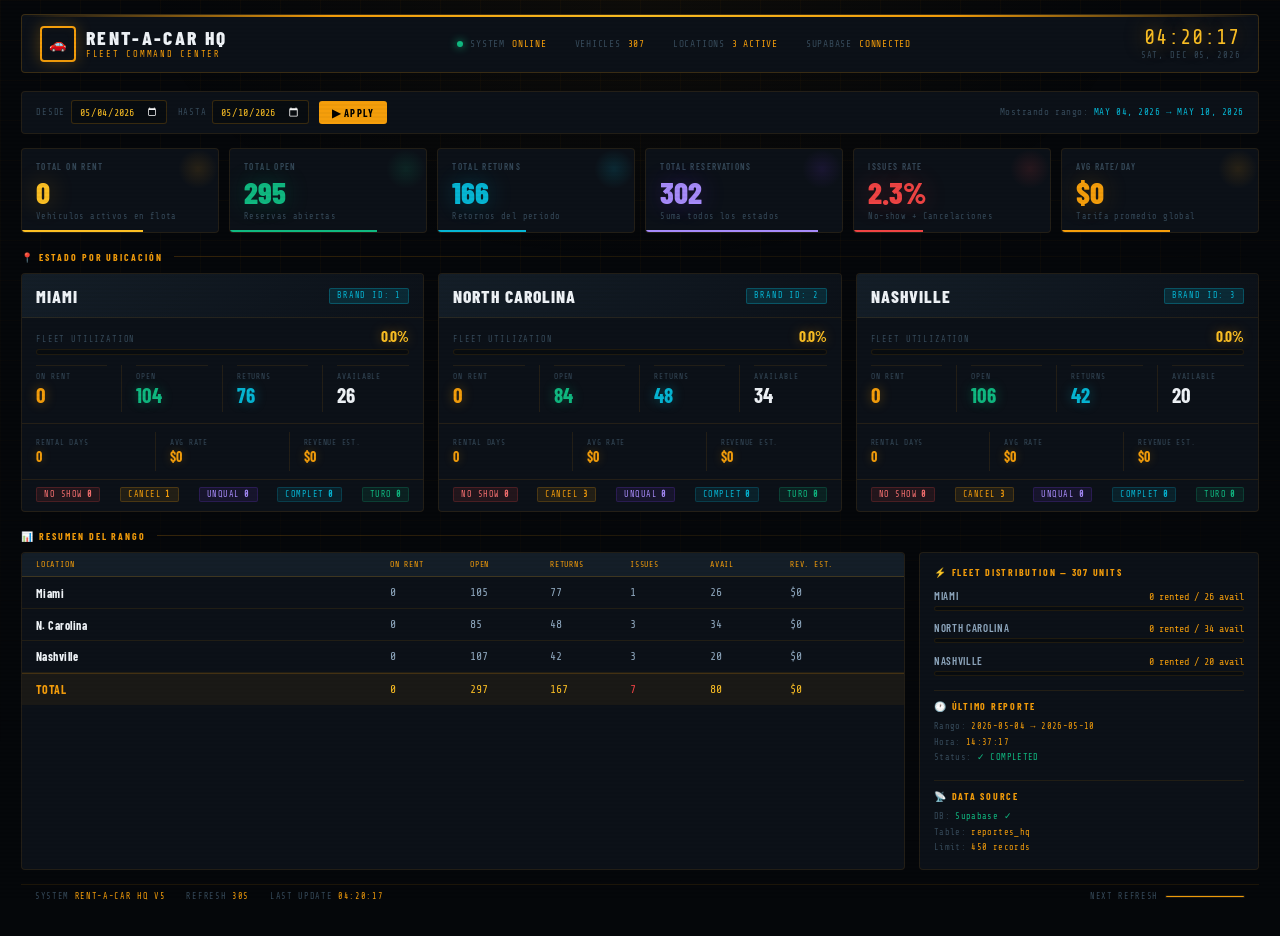
<file: dashboard.html>
<!DOCTYPE html>
<html lang="es">
<head>
<meta charset="UTF-8">
<meta name="viewport" content="width=device-width, initial-scale=1.0">
<title>RENT-A-CAR HQ — FLEET COMMAND</title>
<link rel="preconnect" href="https://fonts.googleapis.com">
<link href="https://fonts.googleapis.com/css2?family=Barlow+Condensed:wght@300;400;500;600;700;800&family=Barlow:wght@300;400;500&family=Share+Tech+Mono&display=swap" rel="stylesheet">
<style>
/* ═══════════════════════════════════════════
   DESIGN SYSTEM — MISSION CONTROL AMBER
═══════════════════════════════════════════ */
:root {
  --bg-void:      #05070a;
  --bg-deep:      #080c10;
  --bg-panel:     #0c1118;
  --bg-card:      #101820;
  --bg-elevated:  #141e28;
  --amber:        #f59e0b;
  --amber-bright: #fbbf24;
  --amber-dim:    #92400e;
  --amber-glow:   rgba(245,158,11,0.12);
  --amber-glow2:  rgba(245,158,11,0.06);
  --cyan:         #06b6d4;
  --cyan-dim:     rgba(6,182,212,0.15);
  --green:        #10b981;
  --green-dim:    rgba(16,185,129,0.12);
  --red:          #ef4444;
  --red-dim:      rgba(239,68,68,0.12);
  --text-bright:  #f0f4f8;
  --text-main:    #8fa8bf;
  --text-dim:     #364a5a;
  --border:       rgba(245,158,11,0.10);
  --border-mid:   rgba(245,158,11,0.20);
  --border-hot:   rgba(245,158,11,0.45);
  --font-display: 'Barlow Condensed', sans-serif;
  --font-body:    'Barlow', sans-serif;
  --font-mono:    'Share Tech Mono', monospace;
}

*, *::before, *::after { box-sizing: border-box; margin: 0; padding: 0; }

html { font-size: 14px; }

body {
  font-family: var(--font-body);
  background: var(--bg-void);
  color: var(--text-main);
  min-height: 100vh;
  overflow-x: hidden;
  position: relative;
}

/* ── Scanline overlay ── */
body::before {
  content: '';
  position: fixed; inset: 0; z-index: 9999;
  pointer-events: none;
  background: repeating-linear-gradient(
    0deg,
    transparent,
    transparent 2px,
    rgba(0,0,0,0.03) 2px,
    rgba(0,0,0,0.03) 4px
  );
}

/* ── Ambient glow ── */
body::after {
  content: '';
  position: fixed;
  top: -30vh; left: 50%;
  transform: translateX(-50%);
  width: 80vw; height: 60vh;
  background: radial-gradient(ellipse, rgba(245,158,11,0.04) 0%, transparent 70%);
  pointer-events: none;
  z-index: 0;
}

/* ── Grid bg ── */
.grid-bg {
  position: fixed; inset: 0; z-index: 0; pointer-events: none;
  background-image:
    linear-gradient(rgba(245,158,11,0.03) 1px, transparent 1px),
    linear-gradient(90deg, rgba(245,158,11,0.03) 1px, transparent 1px);
  background-size: 40px 40px;
  mask-image: radial-gradient(ellipse 100% 100% at 50% 0%, black 40%, transparent 100%);
}

.app { position: relative; z-index: 1; max-width: 1600px; margin: 0 auto; padding: 1rem 1.5rem 2rem; }

/* ══════════════════════════════════
   HEADER — COMMAND BAR
══════════════════════════════════ */
.cmd-bar {
  display: grid;
  grid-template-columns: auto 1fr auto;
  align-items: center;
  gap: 2rem;
  padding: 0.75rem 1.25rem;
  background: var(--bg-panel);
  border: 1px solid var(--border-mid);
  border-radius: 4px;
  margin-bottom: 1.25rem;
  position: relative;
  overflow: hidden;
}

.cmd-bar::before {
  content: '';
  position: absolute;
  top: 0; left: 0; right: 0;
  height: 2px;
  background: linear-gradient(90deg, transparent, var(--amber), var(--amber-bright), var(--amber), transparent);
  animation: scanH 4s ease-in-out infinite;
}

@keyframes scanH {
  0%,100% { opacity: 0.4; }
  50%      { opacity: 1; }
}

.brand {
  display: flex;
  align-items: center;
  gap: 0.75rem;
}

.brand-icon {
  width: 36px; height: 36px;
  border: 2px solid var(--amber);
  border-radius: 4px;
  display: flex; align-items: center; justify-content: center;
  font-size: 1rem;
  box-shadow: 0 0 16px rgba(245,158,11,0.3), inset 0 0 8px rgba(245,158,11,0.05);
  animation: iconPulse 3s ease-in-out infinite;
}

@keyframes iconPulse {
  0%,100% { box-shadow: 0 0 12px rgba(245,158,11,0.25), inset 0 0 6px rgba(245,158,11,0.04); }
  50%      { box-shadow: 0 0 24px rgba(245,158,11,0.50), inset 0 0 10px rgba(245,158,11,0.08); }
}

.brand-name {
  font-family: var(--font-display);
  font-size: 1.4rem;
  font-weight: 800;
  letter-spacing: 0.12em;
  text-transform: uppercase;
  color: var(--text-bright);
  line-height: 1;
}

.brand-sub {
  font-family: var(--font-mono);
  font-size: 0.62rem;
  color: var(--amber);
  letter-spacing: 0.2em;
  text-transform: uppercase;
  line-height: 1;
  margin-top: 0.2rem;
}

/* Status strip */
.status-strip {
  display: flex;
  align-items: center;
  justify-content: center;
  gap: 2rem;
  flex-wrap: wrap;
}

.status-item {
  display: flex;
  align-items: center;
  gap: 0.5rem;
  font-family: var(--font-mono);
  font-size: 0.68rem;
  color: var(--text-dim);
  text-transform: uppercase;
  letter-spacing: 0.08em;
}

.status-item span:last-child {
  color: var(--amber);
}

.pulse-dot {
  width: 6px; height: 6px;
  border-radius: 50%;
  background: var(--green);
  box-shadow: 0 0 8px var(--green);
  animation: blink 1.8s ease-in-out infinite;
}

@keyframes blink {
  0%,100% { opacity: 1; }
  50%      { opacity: 0.2; }
}

/* Clock */
.clock-block {
  display: flex;
  flex-direction: column;
  align-items: flex-end;
}

.clock-time {
  font-family: var(--font-mono);
  font-size: 1.5rem;
  color: var(--amber-bright);
  letter-spacing: 0.05em;
  line-height: 1;
  text-shadow: 0 0 20px rgba(245,158,11,0.5);
}

.clock-date {
  font-family: var(--font-mono);
  font-size: 0.62rem;
  color: var(--text-dim);
  letter-spacing: 0.1em;
  text-transform: uppercase;
  margin-top: 0.15rem;
}

/* ══════════════════════════════════
   GLOBAL KPIs — TOP ROW
══════════════════════════════════ */
.global-kpis {
  display: grid;
  grid-template-columns: repeat(6, 1fr);
  gap: 0.75rem;
  margin-bottom: 1.25rem;
}

.kpi-mega {
  background: var(--bg-panel);
  border: 1px solid var(--border);
  border-radius: 4px;
  padding: 0.85rem 1rem;
  position: relative;
  overflow: hidden;
  transition: border-color 0.3s, transform 0.2s;
  cursor: default;
}

.kpi-mega::before {
  content: '';
  position: absolute;
  bottom: 0; left: 0;
  width: var(--fill, 60%);
  height: 2px;
  background: var(--accent, var(--amber));
  transition: width 1.2s cubic-bezier(0.23, 1, 0.32, 1);
}

.kpi-mega::after {
  content: '';
  position: absolute;
  top: 0; right: 0;
  width: 40px; height: 40px;
  background: radial-gradient(circle, var(--accent-glow, var(--amber-glow)) 0%, transparent 70%);
  pointer-events: none;
}

.kpi-mega:hover {
  border-color: var(--border-hot);
  transform: translateY(-2px);
}

.kpi-label {
  font-family: var(--font-display);
  font-size: 0.65rem;
  font-weight: 600;
  letter-spacing: 0.15em;
  text-transform: uppercase;
  color: var(--text-dim);
  margin-bottom: 0.4rem;
}

.kpi-value {
  font-family: var(--font-display);
  font-size: 2.2rem;
  font-weight: 800;
  line-height: 1;
  color: var(--accent, var(--amber-bright));
  text-shadow: 0 0 24px var(--accent-glow2, rgba(245,158,11,0.4));
  transition: all 0.5s ease;
}

.kpi-value.counting { animation: countUp 0.3s ease; }
@keyframes countUp { from { transform: translateY(4px); opacity: 0.5; } }

.kpi-sub {
  font-family: var(--font-mono);
  font-size: 0.6rem;
  color: var(--text-dim);
  margin-top: 0.25rem;
  letter-spacing: 0.05em;
}

/* ══════════════════════════════════
   SECTION LABEL
══════════════════════════════════ */
.section-label {
  font-family: var(--font-display);
  font-size: 0.7rem;
  font-weight: 700;
  letter-spacing: 0.2em;
  text-transform: uppercase;
  color: var(--amber);
  display: flex;
  align-items: center;
  gap: 0.75rem;
  margin-bottom: 0.75rem;
}

.section-label::after {
  content: '';
  flex: 1;
  height: 1px;
  background: linear-gradient(90deg, var(--border-mid), transparent);
}

/* ══════════════════════════════════
   LOCATION CARDS
══════════════════════════════════ */
.locations-row {
  display: grid;
  grid-template-columns: repeat(3, 1fr);
  gap: 1rem;
  margin-bottom: 1.25rem;
}

.loc-card {
  background: var(--bg-panel);
  border: 1px solid var(--border);
  border-radius: 4px;
  overflow: hidden;
  transition: border-color 0.3s, box-shadow 0.3s;
  animation: slideIn 0.6s ease both;
}

.loc-card:nth-child(1) { animation-delay: 0.05s; }
.loc-card:nth-child(2) { animation-delay: 0.12s; }
.loc-card:nth-child(3) { animation-delay: 0.19s; }

@keyframes slideIn {
  from { opacity: 0; transform: translateY(16px); }
  to   { opacity: 1; transform: translateY(0); }
}

.loc-card:hover {
  border-color: var(--border-hot);
  box-shadow: 0 0 30px rgba(245,158,11,0.06), 0 8px 32px rgba(0,0,0,0.4);
}

/* Card header */
.loc-header {
  display: flex;
  align-items: center;
  justify-content: space-between;
  padding: 0.75rem 1rem;
  border-bottom: 1px solid var(--border);
  background: linear-gradient(135deg, var(--bg-elevated) 0%, var(--bg-panel) 100%);
}

.loc-name {
  font-family: var(--font-display);
  font-size: 1.25rem;
  font-weight: 800;
  letter-spacing: 0.06em;
  text-transform: uppercase;
  color: var(--text-bright);
}

.loc-badge {
  font-family: var(--font-mono);
  font-size: 0.6rem;
  padding: 0.2rem 0.5rem;
  border-radius: 2px;
  letter-spacing: 0.1em;
  text-transform: uppercase;
}

.badge-live { background: rgba(16,185,129,0.15); color: var(--green); border: 1px solid rgba(16,185,129,0.3); }
.badge-range { background: rgba(6,182,212,0.15); color: var(--cyan); border: 1px solid rgba(6,182,212,0.3); }

/* Utilization bar */
.util-bar-wrap { padding: 0.6rem 1rem 0; }

.util-meta {
  display: flex;
  justify-content: space-between;
  align-items: baseline;
  margin-bottom: 0.3rem;
}

.util-label {
  font-family: var(--font-mono);
  font-size: 0.6rem;
  letter-spacing: 0.1em;
  text-transform: uppercase;
  color: var(--text-dim);
}

.util-pct {
  font-family: var(--font-display);
  font-size: 1.1rem;
  font-weight: 700;
  color: var(--amber-bright);
  text-shadow: 0 0 12px rgba(245,158,11,0.4);
}

.util-track {
  height: 6px;
  background: var(--bg-deep);
  border-radius: 3px;
  overflow: hidden;
  border: 1px solid var(--border);
}

.util-fill {
  height: 100%;
  border-radius: 3px;
  background: linear-gradient(90deg, var(--amber-dim), var(--amber), var(--amber-bright));
  box-shadow: 0 0 10px rgba(245,158,11,0.5);
  transition: width 1.4s cubic-bezier(0.23, 1, 0.32, 1);
  width: 0%;
}

/* Stats grid */
.stats-grid {
  display: grid;
  grid-template-columns: repeat(4, 1fr);
  gap: 0;
  padding: 0.75rem 0;
}

.stat-cell {
  padding: 0.5rem 1rem;
  border-right: 1px solid var(--border);
  position: relative;
}

.stat-cell:last-child { border-right: none; }

.stat-cell::before {
  content: '';
  position: absolute;
  top: 0; left: 1rem; right: 1rem;
  height: 1px;
  background: var(--border);
}

.stat-lbl {
  font-family: var(--font-mono);
  font-size: 0.55rem;
  letter-spacing: 0.12em;
  text-transform: uppercase;
  color: var(--text-dim);
  margin-bottom: 0.2rem;
}

.stat-val {
  font-family: var(--font-display);
  font-size: 1.5rem;
  font-weight: 700;
  line-height: 1;
  color: var(--text-bright);
  transition: all 0.4s ease;
}

.stat-val.highlight-green { color: var(--green); text-shadow: 0 0 12px rgba(16,185,129,0.4); }
.stat-val.highlight-red   { color: var(--red);   text-shadow: 0 0 12px rgba(239,68,68,0.4); }
.stat-val.highlight-amber { color: var(--amber);  text-shadow: 0 0 12px rgba(245,158,11,0.4); }
.stat-val.highlight-cyan  { color: var(--cyan);   text-shadow: 0 0 12px rgba(6,182,212,0.4); }

/* Financial strip */
.fin-strip {
  display: grid;
  grid-template-columns: 1fr 1fr 1fr;
  border-top: 1px solid var(--border);
  padding: 0.6rem 0;
}

.fin-cell {
  padding: 0.4rem 1rem;
  border-right: 1px solid var(--border);
  display: flex;
  flex-direction: column;
  gap: 0.1rem;
}

.fin-cell:last-child { border-right: none; }

.fin-lbl {
  font-family: var(--font-mono);
  font-size: 0.55rem;
  letter-spacing: 0.1em;
  text-transform: uppercase;
  color: var(--text-dim);
}

.fin-val {
  font-family: var(--font-display);
  font-size: 1rem;
  font-weight: 700;
  color: var(--amber);
  text-shadow: 0 0 10px rgba(245,158,11,0.3);
}

/* Issues row */
.issues-row {
  display: flex;
  align-items: center;
  justify-content: space-between;
  padding: 0.5rem 1rem 0.65rem;
  border-top: 1px solid var(--border);
  gap: 0.5rem;
  flex-wrap: wrap;
}

.issue-tag {
  font-family: var(--font-mono);
  font-size: 0.6rem;
  padding: 0.15rem 0.5rem;
  border-radius: 2px;
  letter-spacing: 0.06em;
  display: flex;
  align-items: center;
  gap: 0.3rem;
}

.tag-noshow   { background: rgba(239,68,68,0.1);   color: #f87171; border: 1px solid rgba(239,68,68,0.2); }
.tag-cancel   { background: rgba(245,158,11,0.1);  color: var(--amber); border: 1px solid rgba(245,158,11,0.2); }
.tag-unqual   { background: rgba(124,58,237,0.1);  color: #a78bfa; border: 1px solid rgba(124,58,237,0.2); }
.tag-returns  { background: rgba(6,182,212,0.1);   color: var(--cyan); border: 1px solid rgba(6,182,212,0.2); }
.tag-turo     { background: rgba(16,185,129,0.1);  color: var(--green); border: 1px solid rgba(16,185,129,0.2); }

/* ══════════════════════════════════
   BOTTOM ROW — RANGE INFO + FLEET
══════════════════════════════════ */
.bottom-row {
  display: grid;
  grid-template-columns: 1fr 340px;
  gap: 1rem;
}

/* Range table */
.range-table-wrap {
  background: var(--bg-panel);
  border: 1px solid var(--border);
  border-radius: 4px;
  overflow: hidden;
}

.range-thead {
  display: grid;
  grid-template-columns: 1fr 80px 80px 80px 80px 80px 100px;
  padding: 0.5rem 1rem;
  background: var(--bg-elevated);
  border-bottom: 1px solid var(--border-mid);
}

.rth {
  font-family: var(--font-mono);
  font-size: 0.58rem;
  letter-spacing: 0.1em;
  text-transform: uppercase;
  color: var(--amber);
}

.range-row {
  display: grid;
  grid-template-columns: 1fr 80px 80px 80px 80px 80px 100px;
  padding: 0.6rem 1rem;
  border-bottom: 1px solid var(--border);
  transition: background 0.2s;
  animation: fadeRow 0.5s ease both;
}

.range-row:last-child { border-bottom: none; }
.range-row:hover { background: var(--amber-glow2); }

@keyframes fadeRow {
  from { opacity: 0; transform: translateX(-8px); }
  to   { opacity: 1; transform: translateX(0); }
}

.rtd {
  font-family: var(--font-display);
  font-size: 0.85rem;
  font-weight: 500;
  color: var(--text-main);
  display: flex;
  align-items: center;
}

.rtd.loc-col {
  font-weight: 700;
  color: var(--text-bright);
  letter-spacing: 0.04em;
}

.rtd.num {
  font-family: var(--font-mono);
  font-size: 0.82rem;
  font-weight: 400;
}

/* Fleet panel */
.fleet-panel {
  background: var(--bg-panel);
  border: 1px solid var(--border);
  border-radius: 4px;
  padding: 0.9rem 1rem;
  display: flex;
  flex-direction: column;
  gap: 0.75rem;
}

.fleet-title {
  font-family: var(--font-display);
  font-size: 0.7rem;
  font-weight: 700;
  letter-spacing: 0.18em;
  text-transform: uppercase;
  color: var(--amber);
}

.fleet-meter {
  display: flex;
  flex-direction: column;
  gap: 0.3rem;
}

.fm-header {
  display: flex;
  justify-content: space-between;
  align-items: baseline;
}

.fm-name {
  font-family: var(--font-display);
  font-size: 0.78rem;
  font-weight: 600;
  letter-spacing: 0.06em;
  color: var(--text-main);
  text-transform: uppercase;
}

.fm-count {
  font-family: var(--font-mono);
  font-size: 0.72rem;
  color: var(--amber);
}

.fm-track {
  height: 5px;
  background: var(--bg-deep);
  border-radius: 3px;
  overflow: hidden;
  border: 1px solid var(--border);
}

.fm-fill {
  height: 100%;
  border-radius: 3px;
  transition: width 1.6s cubic-bezier(0.23, 1, 0.32, 1);
  width: 0%;
}

.fm-fill.miami    { background: linear-gradient(90deg, #b45309, var(--amber)); box-shadow: 0 0 8px rgba(245,158,11,0.4); }
.fm-fill.nc       { background: linear-gradient(90deg, #0e7490, var(--cyan));  box-shadow: 0 0 8px rgba(6,182,212,0.4); }
.fm-fill.nashville{ background: linear-gradient(90deg, #065f46, var(--green)); box-shadow: 0 0 8px rgba(16,185,129,0.4); }

/* ══════════════════════════════════
   DATE RANGE SELECTOR
══════════════════════════════════ */
.date-bar {
  display: flex;
  align-items: center;
  justify-content: space-between;
  gap: 1rem;
  padding: 0.6rem 1rem;
  background: var(--bg-panel);
  border: 1px solid var(--border);
  border-radius: 4px;
  margin-bottom: 1rem;
  flex-wrap: wrap;
}

.date-controls {
  display: flex;
  align-items: center;
  gap: 0.75rem;
  flex-wrap: wrap;
}

.date-field {
  display: flex;
  align-items: center;
  gap: 0.4rem;
}

.date-field label {
  font-family: var(--font-mono);
  font-size: 0.62rem;
  letter-spacing: 0.1em;
  text-transform: uppercase;
  color: var(--text-dim);
}

.date-field input[type="date"] {
  background: var(--bg-deep);
  border: 1px solid var(--border-mid);
  border-radius: 3px;
  color: var(--amber-bright);
  font-family: var(--font-mono);
  font-size: 0.72rem;
  padding: 0.3rem 0.5rem;
  outline: none;
  transition: border-color 0.2s;
  color-scheme: dark;
}

.date-field input[type="date"]:focus {
  border-color: var(--amber);
  box-shadow: 0 0 0 2px rgba(245,158,11,0.1);
}

.btn-apply {
  font-family: var(--font-display);
  font-size: 0.75rem;
  font-weight: 700;
  letter-spacing: 0.12em;
  text-transform: uppercase;
  background: var(--amber);
  color: #000;
  border: none;
  border-radius: 3px;
  padding: 0.35rem 0.9rem;
  cursor: pointer;
  transition: all 0.2s;
}

.btn-apply:hover { background: var(--amber-bright); transform: translateY(-1px); }
.btn-apply:active { transform: translateY(0); }

.range-info {
  font-family: var(--font-mono);
  font-size: 0.65rem;
  color: var(--text-dim);
  letter-spacing: 0.06em;
}

.range-info span { color: var(--cyan); }

/* ══════════════════════════════════
   FOOTER
══════════════════════════════════ */
.cmd-footer {
  margin-top: 1rem;
  display: flex;
  align-items: center;
  justify-content: space-between;
  padding: 0.5rem 1rem;
  border-top: 1px solid var(--border);
}

.footer-left {
  display: flex;
  align-items: center;
  gap: 1.5rem;
}

.footer-item {
  font-family: var(--font-mono);
  font-size: 0.6rem;
  letter-spacing: 0.08em;
  text-transform: uppercase;
  color: var(--text-dim);
}

.footer-item span { color: var(--amber); }

.refresh-bar {
  display: flex;
  align-items: center;
  gap: 0.5rem;
}

.refresh-label {
  font-family: var(--font-mono);
  font-size: 0.6rem;
  color: var(--text-dim);
  letter-spacing: 0.08em;
  text-transform: uppercase;
}

.refresh-track {
  width: 80px; height: 3px;
  background: var(--bg-deep);
  border-radius: 2px;
  overflow: hidden;
  border: 1px solid var(--border);
}

.refresh-fill {
  height: 100%;
  background: var(--amber);
  border-radius: 2px;
  box-shadow: 0 0 6px rgba(245,158,11,0.5);
  animation: refreshCycle 30s linear infinite;
}

@keyframes refreshCycle {
  from { width: 0%; }
  to   { width: 100%; }
}

/* ══════════════════════════════════
   LOADING / TRANSITIONS
══════════════════════════════════ */
.loading-overlay {
  position: fixed; inset: 0; z-index: 9998;
  background: var(--bg-void);
  display: flex;
  flex-direction: column;
  align-items: center;
  justify-content: center;
  gap: 1.5rem;
  transition: opacity 0.5s ease;
}

.loading-overlay.hidden { opacity: 0; pointer-events: none; }

.loader-ring {
  width: 64px; height: 64px;
  border: 2px solid var(--border);
  border-top-color: var(--amber);
  border-radius: 50%;
  animation: spin 1s linear infinite;
}

@keyframes spin { to { transform: rotate(360deg); } }

.loader-text {
  font-family: var(--font-mono);
  font-size: 0.7rem;
  color: var(--amber);
  letter-spacing: 0.15em;
  text-transform: uppercase;
  animation: loadFlicker 1.2s ease-in-out infinite;
}

@keyframes loadFlicker {
  0%,100% { opacity: 1; }
  50%      { opacity: 0.4; }
}

/* ══════════════════════════════════
   RESPONSIVE
══════════════════════════════════ */
@media (max-width: 1100px) {
  .global-kpis { grid-template-columns: repeat(3, 1fr); }
  .locations-row { grid-template-columns: 1fr; }
  .bottom-row { grid-template-columns: 1fr; }
  .stats-grid { grid-template-columns: repeat(4, 1fr); }
}

@media (max-width: 700px) {
  .global-kpis { grid-template-columns: repeat(2, 1fr); }
  .cmd-bar { grid-template-columns: 1fr auto; }
  .status-strip { display: none; }
  .stats-grid { grid-template-columns: repeat(2, 1fr); }
  .range-thead, .range-row { grid-template-columns: 1fr repeat(3, 60px); }
  .rth:nth-child(n+5), .rtd:nth-child(n+5) { display: none; }
}
</style>
</head>
<body>

<div class="grid-bg"></div>

<!-- Loading -->
<div class="loading-overlay" id="loader">
  <div class="loader-ring"></div>
  <div class="loader-text">Initializing Fleet Command...</div>
</div>

<div class="app">

  <!-- ═══ COMMAND BAR ═══ -->
  <header class="cmd-bar">
    <div class="brand">
      <div class="brand-icon">🚗</div>
      <div>
        <div class="brand-name">Rent-A-Car HQ</div>
        <div class="brand-sub">Fleet Command Center</div>
      </div>
    </div>
    <div class="status-strip">
      <div class="status-item">
        <div class="pulse-dot"></div>
        <span>System</span>
        <span>ONLINE</span>
      </div>
      <div class="status-item">
        <span>Vehicles</span>
        <span id="hdrVehicles">307</span>
      </div>
      <div class="status-item">
        <span>Locations</span>
        <span>3 Active</span>
      </div>
      <div class="status-item">
        <span>Supabase</span>
        <span>Connected</span>
      </div>
    </div>
    <div class="clock-block">
      <div class="clock-time" id="clockTime">--:--:--</div>
      <div class="clock-date" id="clockDate">--- -- ----</div>
    </div>
  </header>

  <!-- ═══ DATE RANGE BAR ═══ -->
  <div class="date-bar">
    <div class="date-controls">
      <div class="date-field">
        <label>Desde</label>
        <input type="date" id="dateFrom" value="2026-05-04">
      </div>
      <div class="date-field">
        <label>Hasta</label>
        <input type="date" id="dateTo" value="2026-05-10">
      </div>
      <button class="btn-apply" onclick="applyRange()">▶ APPLY</button>
    </div>
    <div class="range-info">
      Mostrando rango: <span id="rangeLabel">MAY 04 → MAY 10, 2026</span>
    </div>
  </div>

  <!-- ═══ GLOBAL KPIs ═══ -->
  <div class="global-kpis">
    <div class="kpi-mega" style="--fill:62%;--accent:var(--amber-bright);--accent-glow:var(--amber-glow);--accent-glow2:rgba(245,158,11,0.3)">
      <div class="kpi-label">Total On Rent</div>
      <div class="kpi-value" id="kpiOnRent">0</div>
      <div class="kpi-sub">Vehículos activos en flota</div>
    </div>
    <div class="kpi-mega" style="--fill:75%;--accent:var(--green);--accent-glow:var(--green-dim);--accent-glow2:rgba(16,185,129,0.3)">
      <div class="kpi-label">Total Open</div>
      <div class="kpi-value" id="kpiOpen">0</div>
      <div class="kpi-sub">Reservas abiertas</div>
    </div>
    <div class="kpi-mega" style="--fill:45%;--accent:var(--cyan);--accent-glow:var(--cyan-dim);--accent-glow2:rgba(6,182,212,0.3)">
      <div class="kpi-label">Total Returns</div>
      <div class="kpi-value" id="kpiReturns">0</div>
      <div class="kpi-sub">Retornos del período</div>
    </div>
    <div class="kpi-mega" style="--fill:88%;--accent:#a78bfa;--accent-glow:rgba(124,58,237,0.12);--accent-glow2:rgba(124,58,237,0.3)">
      <div class="kpi-label">Total Reservations</div>
      <div class="kpi-value" id="kpiTotalRes">0</div>
      <div class="kpi-sub">Suma todos los estados</div>
    </div>
    <div class="kpi-mega" style="--fill:35%;--accent:var(--red);--accent-glow:var(--red-dim);--accent-glow2:rgba(239,68,68,0.3)">
      <div class="kpi-label">Issues Rate</div>
      <div class="kpi-value" id="kpiIssues">0.0%</div>
      <div class="kpi-sub">No-show + Cancelaciones</div>
    </div>
    <div class="kpi-mega" style="--fill:55%;--accent:var(--amber);--accent-glow:var(--amber-glow);--accent-glow2:rgba(245,158,11,0.25)">
      <div class="kpi-label">Avg Rate/Day</div>
      <div class="kpi-value" id="kpiAvgRate">$0</div>
      <div class="kpi-sub">Tarifa promedio global</div>
    </div>
  </div>

  <!-- ═══ SECTION LABEL ═══ -->
  <div class="section-label">📍 Estado por Ubicación</div>

  <!-- ═══ LOCATION CARDS ═══ -->
  <div class="locations-row" id="locationsGrid">
    <!-- Miami -->
    <div class="loc-card" id="card-miami">
      <div class="loc-header">
        <div class="loc-name">Miami</div>
        <div class="loc-badge badge-range">Brand ID: 1</div>
      </div>
      <div class="util-bar-wrap">
        <div class="util-meta">
          <div class="util-label">Fleet Utilization</div>
          <div class="util-pct" id="util-miami">0%</div>
        </div>
        <div class="util-track"><div class="util-fill" id="bar-miami"></div></div>
      </div>
      <div class="stats-grid">
        <div class="stat-cell">
          <div class="stat-lbl">On Rent</div>
          <div class="stat-val highlight-amber" id="miami-onrent">0</div>
        </div>
        <div class="stat-cell">
          <div class="stat-lbl">Open</div>
          <div class="stat-val highlight-green" id="miami-open">0</div>
        </div>
        <div class="stat-cell">
          <div class="stat-lbl">Returns</div>
          <div class="stat-val highlight-cyan" id="miami-returns">0</div>
        </div>
        <div class="stat-cell">
          <div class="stat-lbl">Available</div>
          <div class="stat-val" id="miami-avail">0</div>
        </div>
      </div>
      <div class="fin-strip">
        <div class="fin-cell">
          <div class="fin-lbl">Rental Days</div>
          <div class="fin-val" id="miami-days">0</div>
        </div>
        <div class="fin-cell">
          <div class="fin-lbl">Avg Rate</div>
          <div class="fin-val" id="miami-rate">$0</div>
        </div>
        <div class="fin-cell">
          <div class="fin-lbl">Revenue Est.</div>
          <div class="fin-val" id="miami-rev">$0</div>
        </div>
      </div>
      <div class="issues-row">
        <div class="issue-tag tag-noshow">NO SHOW <b id="miami-noshow">0</b></div>
        <div class="issue-tag tag-cancel">CANCEL <b id="miami-cancel">0</b></div>
        <div class="issue-tag tag-unqual">UNQUAL <b id="miami-unqual">0</b></div>
        <div class="issue-tag tag-returns">COMPLET <b id="miami-complet">0</b></div>
        <div class="issue-tag tag-turo">TURO <b id="miami-turo">0</b></div>
      </div>
    </div>

    <!-- NC -->
    <div class="loc-card" id="card-nc">
      <div class="loc-header">
        <div class="loc-name">North Carolina</div>
        <div class="loc-badge badge-range">Brand ID: 2</div>
      </div>
      <div class="util-bar-wrap">
        <div class="util-meta">
          <div class="util-label">Fleet Utilization</div>
          <div class="util-pct" id="util-nc">0%</div>
        </div>
        <div class="util-track"><div class="util-fill" id="bar-nc"></div></div>
      </div>
      <div class="stats-grid">
        <div class="stat-cell">
          <div class="stat-lbl">On Rent</div>
          <div class="stat-val highlight-amber" id="nc-onrent">0</div>
        </div>
        <div class="stat-cell">
          <div class="stat-lbl">Open</div>
          <div class="stat-val highlight-green" id="nc-open">0</div>
        </div>
        <div class="stat-cell">
          <div class="stat-lbl">Returns</div>
          <div class="stat-val highlight-cyan" id="nc-returns">0</div>
        </div>
        <div class="stat-cell">
          <div class="stat-lbl">Available</div>
          <div class="stat-val" id="nc-avail">0</div>
        </div>
      </div>
      <div class="fin-strip">
        <div class="fin-cell">
          <div class="fin-lbl">Rental Days</div>
          <div class="fin-val" id="nc-days">0</div>
        </div>
        <div class="fin-cell">
          <div class="fin-lbl">Avg Rate</div>
          <div class="fin-val" id="nc-rate">$0</div>
        </div>
        <div class="fin-cell">
          <div class="fin-lbl">Revenue Est.</div>
          <div class="fin-val" id="nc-rev">$0</div>
        </div>
      </div>
      <div class="issues-row">
        <div class="issue-tag tag-noshow">NO SHOW <b id="nc-noshow">0</b></div>
        <div class="issue-tag tag-cancel">CANCEL <b id="nc-cancel">0</b></div>
        <div class="issue-tag tag-unqual">UNQUAL <b id="nc-unqual">0</b></div>
        <div class="issue-tag tag-returns">COMPLET <b id="nc-complet">0</b></div>
        <div class="issue-tag tag-turo">TURO <b id="nc-turo">0</b></div>
      </div>
    </div>

    <!-- Nashville -->
    <div class="loc-card" id="card-nashville">
      <div class="loc-header">
        <div class="loc-name">Nashville</div>
        <div class="loc-badge badge-range">Brand ID: 3</div>
      </div>
      <div class="util-bar-wrap">
        <div class="util-meta">
          <div class="util-label">Fleet Utilization</div>
          <div class="util-pct" id="util-nashville">0%</div>
        </div>
        <div class="util-track"><div class="util-fill" id="bar-nashville"></div></div>
      </div>
      <div class="stats-grid">
        <div class="stat-cell">
          <div class="stat-lbl">On Rent</div>
          <div class="stat-val highlight-amber" id="nashville-onrent">0</div>
        </div>
        <div class="stat-cell">
          <div class="stat-lbl">Open</div>
          <div class="stat-val highlight-green" id="nashville-open">0</div>
        </div>
        <div class="stat-cell">
          <div class="stat-lbl">Returns</div>
          <div class="stat-val highlight-cyan" id="nashville-returns">0</div>
        </div>
        <div class="stat-cell">
          <div class="stat-lbl">Available</div>
          <div class="stat-val" id="nashville-avail">0</div>
        </div>
      </div>
      <div class="fin-strip">
        <div class="fin-cell">
          <div class="fin-lbl">Rental Days</div>
          <div class="fin-val" id="nashville-days">0</div>
        </div>
        <div class="fin-cell">
          <div class="fin-lbl">Avg Rate</div>
          <div class="fin-val" id="nashville-rate">$0</div>
        </div>
        <div class="fin-cell">
          <div class="fin-lbl">Revenue Est.</div>
          <div class="fin-val" id="nashville-rev">$0</div>
        </div>
      </div>
      <div class="issues-row">
        <div class="issue-tag tag-noshow">NO SHOW <b id="nashville-noshow">0</b></div>
        <div class="issue-tag tag-cancel">CANCEL <b id="nashville-cancel">0</b></div>
        <div class="issue-tag tag-unqual">UNQUAL <b id="nashville-unqual">0</b></div>
        <div class="issue-tag tag-returns">COMPLET <b id="nashville-complet">0</b></div>
        <div class="issue-tag tag-turo">TURO <b id="nashville-turo">0</b></div>
      </div>
    </div>
  </div>

  <!-- ═══ BOTTOM ROW ═══ -->
  <div class="section-label">📊 Resumen del Rango</div>
  <div class="bottom-row">

    <!-- Range summary table -->
    <div class="range-table-wrap">
      <div class="range-thead">
        <div class="rth">Location</div>
        <div class="rth">On Rent</div>
        <div class="rth">Open</div>
        <div class="rth">Returns</div>
        <div class="rth">Issues</div>
        <div class="rth">Avail</div>
        <div class="rth">Rev. Est.</div>
      </div>
      <div id="rangeTableBody">
        <div class="range-row" id="trow-miami">
          <div class="rtd loc-col">Miami</div>
          <div class="rtd num" id="t-miami-onrent">—</div>
          <div class="rtd num" id="t-miami-open">—</div>
          <div class="rtd num" id="t-miami-returns">—</div>
          <div class="rtd num" id="t-miami-issues">—</div>
          <div class="rtd num" id="t-miami-avail">—</div>
          <div class="rtd num" id="t-miami-rev">—</div>
        </div>
        <div class="range-row" id="trow-nc">
          <div class="rtd loc-col">N. Carolina</div>
          <div class="rtd num" id="t-nc-onrent">—</div>
          <div class="rtd num" id="t-nc-open">—</div>
          <div class="rtd num" id="t-nc-returns">—</div>
          <div class="rtd num" id="t-nc-issues">—</div>
          <div class="rtd num" id="t-nc-avail">—</div>
          <div class="rtd num" id="t-nc-rev">—</div>
        </div>
        <div class="range-row" id="trow-nashville">
          <div class="rtd loc-col">Nashville</div>
          <div class="rtd num" id="t-nashville-onrent">—</div>
          <div class="rtd num" id="t-nashville-open">—</div>
          <div class="rtd num" id="t-nashville-returns">—</div>
          <div class="rtd num" id="t-nashville-issues">—</div>
          <div class="rtd num" id="t-nashville-avail">—</div>
          <div class="rtd num" id="t-nashville-rev">—</div>
        </div>
        <div class="range-row" style="background:var(--amber-glow2); border-top:1px solid var(--border-mid);">
          <div class="rtd loc-col" style="color:var(--amber)">TOTAL</div>
          <div class="rtd num" style="color:var(--amber-bright)" id="t-total-onrent">—</div>
          <div class="rtd num" style="color:var(--amber-bright)" id="t-total-open">—</div>
          <div class="rtd num" style="color:var(--amber-bright)" id="t-total-returns">—</div>
          <div class="rtd num" style="color:var(--red)" id="t-total-issues">—</div>
          <div class="rtd num" style="color:var(--amber-bright)" id="t-total-avail">—</div>
          <div class="rtd num" style="color:var(--amber-bright)" id="t-total-rev">—</div>
        </div>
      </div>
    </div>

    <!-- Fleet meters -->
    <div class="fleet-panel">
      <div class="fleet-title">⚡ Fleet Distribution — 307 Units</div>

      <div class="fleet-meter">
        <div class="fm-header">
          <div class="fm-name">Miami</div>
          <div class="fm-count" id="fleet-miami">0 / 0</div>
        </div>
        <div class="fm-track"><div class="fm-fill miami" id="fbar-miami"></div></div>
      </div>

      <div class="fleet-meter">
        <div class="fm-header">
          <div class="fm-name">North Carolina</div>
          <div class="fm-count" id="fleet-nc">0 / 0</div>
        </div>
        <div class="fm-track"><div class="fm-fill nc" id="fbar-nc"></div></div>
      </div>

      <div class="fleet-meter">
        <div class="fm-header">
          <div class="fm-name">Nashville</div>
          <div class="fm-count" id="fleet-nashville">0 / 0</div>
        </div>
        <div class="fm-track"><div class="fm-fill nashville" id="fbar-nashville"></div></div>
      </div>

      <div style="border-top:1px solid var(--border);padding-top:0.65rem;margin-top:0.25rem;">
        <div class="fleet-title" style="margin-bottom:0.5rem;">🕐 Último Reporte</div>
        <div style="font-family:var(--font-mono);font-size:0.62rem;color:var(--text-dim);line-height:1.8;letter-spacing:0.04em;">
          <div>Rango: <span style="color:var(--amber)" id="lastRange">—</span></div>
          <div>Hora: <span style="color:var(--amber)" id="lastHora">—</span></div>
          <div>Status: <span style="color:var(--green)">✓ COMPLETED</span></div>
        </div>
      </div>

      <div style="border-top:1px solid var(--border);padding-top:0.65rem;margin-top:0.25rem;">
        <div class="fleet-title" style="margin-bottom:0.5rem;">📡 Data Source</div>
        <div style="font-family:var(--font-mono);font-size:0.62rem;color:var(--text-dim);line-height:1.8;letter-spacing:0.04em;">
          <div>DB: <span style="color:var(--green)">Supabase ✓</span></div>
          <div>Table: <span style="color:var(--amber)">reportes_hq</span></div>
          <div>Limit: <span style="color:var(--amber)">450 records</span></div>
        </div>
      </div>
    </div>
  </div>

  <!-- ═══ FOOTER ═══ -->
  <div class="cmd-footer">
    <div class="footer-left">
      <div class="footer-item">System <span>RENT-A-CAR HQ v5</span></div>
      <div class="footer-item">Refresh <span>30s</span></div>
      <div class="footer-item">Last update <span id="footerLast">—</span></div>
    </div>
    <div class="refresh-bar">
      <div class="refresh-label">Next refresh</div>
      <div class="refresh-track"><div class="refresh-fill"></div></div>
    </div>
  </div>

</div><!-- /app -->

<script>
/* ════════════════════════════════════════
   DASHBOARD DATA ENGINE
════════════════════════════════════════ */

// ── Supabase config (update with your credentials) ──
const SUPABASE_URL = 'YOUR_SUPABASE_URL';
const SUPABASE_KEY = 'YOUR_SUPABASE_ANON_KEY';

// ── Static data seed (from bot log — replaces until real fetch) ──
const SEED_DATA = [
  {
    location: 'Miami',   brand_id: 1,
    fecha_desde: '2026-05-04', fecha_hasta: '2026-05-10',
    hora_reporte: '2026-05-03T14:36:32.532486',
    total_reservations: 106, on_rent: 0, open: 105,
    no_show: 0, unqualified: 0, cancellations: 1,
    returns: 77, return_completed: 0,
    total_rental_days: 0, avg_rate_day: 0,
    vehicles_available: 26, reservas_next_day: 0,
    return_next_day: 0, turo: 0
  },
  {
    location: 'NC',      brand_id: 2,
    fecha_desde: '2026-05-04', fecha_hasta: '2026-05-10',
    hora_reporte: '2026-05-03T14:36:56.959402',
    total_reservations: 88, on_rent: 0, open: 85,
    no_show: 0, unqualified: 0, cancellations: 3,
    returns: 48, return_completed: 0,
    total_rental_days: 0, avg_rate_day: 0,
    vehicles_available: 34, reservas_next_day: 0,
    return_next_day: 0, turo: 0
  },
  {
    location: 'Nashville', brand_id: 3,
    fecha_desde: '2026-05-04', fecha_hasta: '2026-05-10',
    hora_reporte: '2026-05-03T14:37:17.903903',
    total_reservations: 110, on_rent: 0, open: 107,
    no_show: 0, unqualified: 0, cancellations: 3,
    returns: 42, return_completed: 0,
    total_rental_days: 0, avg_rate_day: 0,
    vehicles_available: 20, reservas_next_day: 0,
    return_next_day: 0, turo: 0
  }
];

// ── Location slug map ──
const LOC_SLUG = { 'Miami': 'miami', 'NC': 'nc', 'Nashville': 'nashville' };
const FLEET_TOTAL = 307;

// ── State ──
let currentData = [];
let currentFrom = '2026-05-04';
let currentTo   = '2026-05-10';

/* ─── Clock ─── */
function tickClock() {
  const now = new Date();
  document.getElementById('clockTime').textContent =
    now.toLocaleTimeString('en-US', { hour12: false });
  document.getElementById('clockDate').textContent =
    now.toLocaleDateString('en-US', { weekday:'short', year:'numeric', month:'short', day:'2-digit' }).toUpperCase();
}
setInterval(tickClock, 1000);
tickClock();

/* ─── Animated counter ─── */
function animateVal(el, to, prefix = '', suffix = '', decimals = 0) {
  const from = parseFloat(el.dataset.current || 0);
  el.dataset.current = to;
  const duration = 700;
  const start = performance.now();
  function step(now) {
    const p = Math.min((now - start) / duration, 1);
    const ease = 1 - Math.pow(1 - p, 3);
    const val = from + (to - from) * ease;
    el.textContent = prefix + val.toFixed(decimals) + suffix;
    if (p < 1) requestAnimationFrame(step);
  }
  requestAnimationFrame(step);
  el.classList.add('counting');
  setTimeout(() => el.classList.remove('counting'), 800);
}

/* ─── Format helpers ─── */
const fmt = (n) => n == null ? '—' : n;
const fmtMoney = (n) => n == null || n === 0 ? '$0' : '$' + Math.round(n).toLocaleString();
const fmtPct = (n) => n == null ? '0%' : n.toFixed(1) + '%';

/* ─── Update location card ─── */
function updateCard(d) {
  const slug = LOC_SLUG[d.location] || d.location.toLowerCase();

  // Utilization
  const total = (d.on_rent || 0) + (d.vehicles_available || 0);
  const utilPct = total > 0 ? ((d.on_rent || 0) / total) * 100 : 0;
  const utilEl = document.getElementById(`util-${slug}`);
  const barEl  = document.getElementById(`bar-${slug}`);
  if (utilEl) utilEl.textContent = fmtPct(utilPct);
  if (barEl)  barEl.style.width  = utilPct.toFixed(1) + '%';

  // Stats
  const set = (id, val, pfx='', sfx='', dec=0) => {
    const el = document.getElementById(id);
    if (el) animateVal(el, val || 0, pfx, sfx, dec);
  };

  set(`${slug}-onrent`,  d.on_rent || 0);
  set(`${slug}-open`,    d.open || 0);
  set(`${slug}-returns`, d.returns || 0);
  set(`${slug}-avail`,   d.vehicles_available || 0);

  // Financial
  const rev = (d.total_rental_days || 0) * (d.avg_rate_day || 0);
  const rateEl = document.getElementById(`${slug}-rate`);
  const revEl  = document.getElementById(`${slug}-rev`);
  const daysEl = document.getElementById(`${slug}-days`);
  if (rateEl) rateEl.textContent = fmtMoney(d.avg_rate_day);
  if (revEl)  revEl.textContent  = fmtMoney(rev);
  if (daysEl) { animateVal(daysEl, d.total_rental_days || 0); }

  // Issues
  const setTxt = (id, val) => {
    const el = document.getElementById(id);
    if (el) el.textContent = val || 0;
  };
  setTxt(`${slug}-noshow`,  d.no_show);
  setTxt(`${slug}-cancel`,  d.cancellations);
  setTxt(`${slug}-unqual`,  d.unqualified);
  setTxt(`${slug}-complet`, d.return_completed);
  setTxt(`${slug}-turo`,    d.turo);

  // Table row
  const issues = (d.no_show || 0) + (d.cancellations || 0) + (d.unqualified || 0);
  const setT = (id, val) => { const el = document.getElementById(id); if(el) el.textContent = val; };
  setT(`t-${slug}-onrent`,  d.on_rent || 0);
  setT(`t-${slug}-open`,    d.open || 0);
  setT(`t-${slug}-returns`, d.returns || 0);
  setT(`t-${slug}-issues`,  issues);
  setT(`t-${slug}-avail`,   d.vehicles_available || 0);
  setT(`t-${slug}-rev`,     fmtMoney(rev));

  // Fleet bars
  const onEl  = document.getElementById(`fleet-${slug}`);
  const fbEl  = document.getElementById(`fbar-${slug}`);
  const pct   = Math.min(((d.on_rent || 0) / FLEET_TOTAL) * 100 * 3, 100);
  if (onEl) onEl.textContent = `${d.on_rent || 0} rented / ${d.vehicles_available || 0} avail`;
  if (fbEl) fbEl.style.width = pct + '%';

  // Last report
  if (d.hora_reporte) {
    const dt = new Date(d.hora_reporte);
    document.getElementById('lastRange').textContent =
      `${d.fecha_desde} → ${d.fecha_hasta}`;
    document.getElementById('lastHora').textContent =
      dt.toLocaleTimeString('en-US', { hour12: false });
  }
}

/* ─── Update global KPIs ─── */
function updateGlobals(data) {
  const sum = (key) => data.reduce((a, d) => a + (d[key] || 0), 0);

  const totalOnRent   = sum('on_rent');
  const totalOpen     = sum('open');
  const totalReturns  = sum('returns');
  const totalRes      = sum('total_reservations');
  const totalIssues   = sum('no_show') + sum('cancellations') + sum('unqualified');
  const issuesRate    = totalRes > 0 ? (totalIssues / totalRes) * 100 : 0;

  // Weighted avg rate
  const totalDays  = sum('total_rental_days');
  const totalPaid  = data.reduce((a, d) => a + (d.total_rental_days || 0) * (d.avg_rate_day || 0), 0);
  const avgRate    = totalDays > 0 ? totalPaid / totalDays : 0;

  animateVal(document.getElementById('kpiOnRent'),   totalOnRent);
  animateVal(document.getElementById('kpiOpen'),     totalOpen);
  animateVal(document.getElementById('kpiReturns'),  totalReturns);
  animateVal(document.getElementById('kpiTotalRes'), totalRes);
  animateVal(document.getElementById('kpiIssues'),   issuesRate, '', '%', 1);
  document.getElementById('kpiAvgRate').textContent = fmtMoney(avgRate);

  // Table totals
  const setT = (id, val) => { const el = document.getElementById(id); if(el) el.textContent = val; };
  setT('t-total-onrent',  totalOnRent);
  setT('t-total-open',    totalOpen);
  setT('t-total-returns', totalReturns);
  setT('t-total-issues',  totalIssues);
  setT('t-total-avail',   sum('vehicles_available'));
  setT('t-total-rev',     fmtMoney(totalPaid));

  // Footer
  document.getElementById('footerLast').textContent =
    new Date().toLocaleTimeString('en-US', { hour12: false });
}

/* ─── Fetch from Supabase ─── */
async function fetchFromSupabase(dateFrom, dateTo) {
  if (!SUPABASE_URL || SUPABASE_URL === 'YOUR_SUPABASE_URL') {
    return null; // Use seed data
  }
  try {
    const url = `${SUPABASE_URL}/rest/v1/reportes_hq?` +
      `fecha_desde=gte.${dateFrom}&fecha_hasta=lte.${dateTo}&order=hora_reporte.desc`;
    const res = await fetch(url, {
      headers: {
        'apikey': SUPABASE_KEY,
        'Authorization': `Bearer ${SUPABASE_KEY}`,
        'Content-Type': 'application/json'
      }
    });
    if (!res.ok) throw new Error(`HTTP ${res.status}`);
    return await res.json();
  } catch (e) {
    console.warn('Supabase fetch failed, using seed data:', e);
    return null;
  }
}

/* ─── Range label ─── */
function formatRangeLabel(from, to) {
  const f = new Date(from + 'T00:00:00');
  const t = new Date(to   + 'T00:00:00');
  const opts = { month: 'short', day: '2-digit', year: 'numeric' };
  return `${f.toLocaleDateString('en-US', opts).toUpperCase()} → ${t.toLocaleDateString('en-US', opts).toUpperCase()}`;
}

/* ─── Main render ─── */
function renderData(data) {
  currentData = data;
  data.forEach(d => updateCard(d));
  updateGlobals(data);
}

/* ─── Load data ─── */
async function loadData(dateFrom, dateTo) {
  const live = await fetchFromSupabase(dateFrom, dateTo);
  if (live && live.length > 0) {
    // Group by location, take latest record per brand_id
    const byBrand = {};
    live.forEach(r => {
      if (!byBrand[r.brand_id] || r.hora_reporte > byBrand[r.brand_id].hora_reporte) {
        byBrand[r.brand_id] = r;
      }
    });
    renderData(Object.values(byBrand));
  } else {
    // Seed data filtered by range
    renderData(SEED_DATA.filter(d => d.fecha_desde >= dateFrom && d.fecha_hasta <= dateTo));
  }
  document.getElementById('rangeLabel').textContent = formatRangeLabel(dateFrom, dateTo);
}

/* ─── Apply range from UI ─── */
function applyRange() {
  currentFrom = document.getElementById('dateFrom').value;
  currentTo   = document.getElementById('dateTo').value;
  if (!currentFrom || !currentTo) return;
  loadData(currentFrom, currentTo);
}

/* ─── Auto refresh ─── */
function startAutoRefresh() {
  setInterval(() => loadData(currentFrom, currentTo), 30000);
}

/* ─── Boot ─── */
window.addEventListener('DOMContentLoaded', async () => {
  // Trigger animation of bars after a tick
  setTimeout(async () => {
    await loadData(currentFrom, currentTo);
    startAutoRefresh();

    // Hide loader
    const loader = document.getElementById('loader');
    loader.classList.add('hidden');
    setTimeout(() => loader.remove(), 600);
  }, 800);
});
</script>
</body>
</html>
</file>
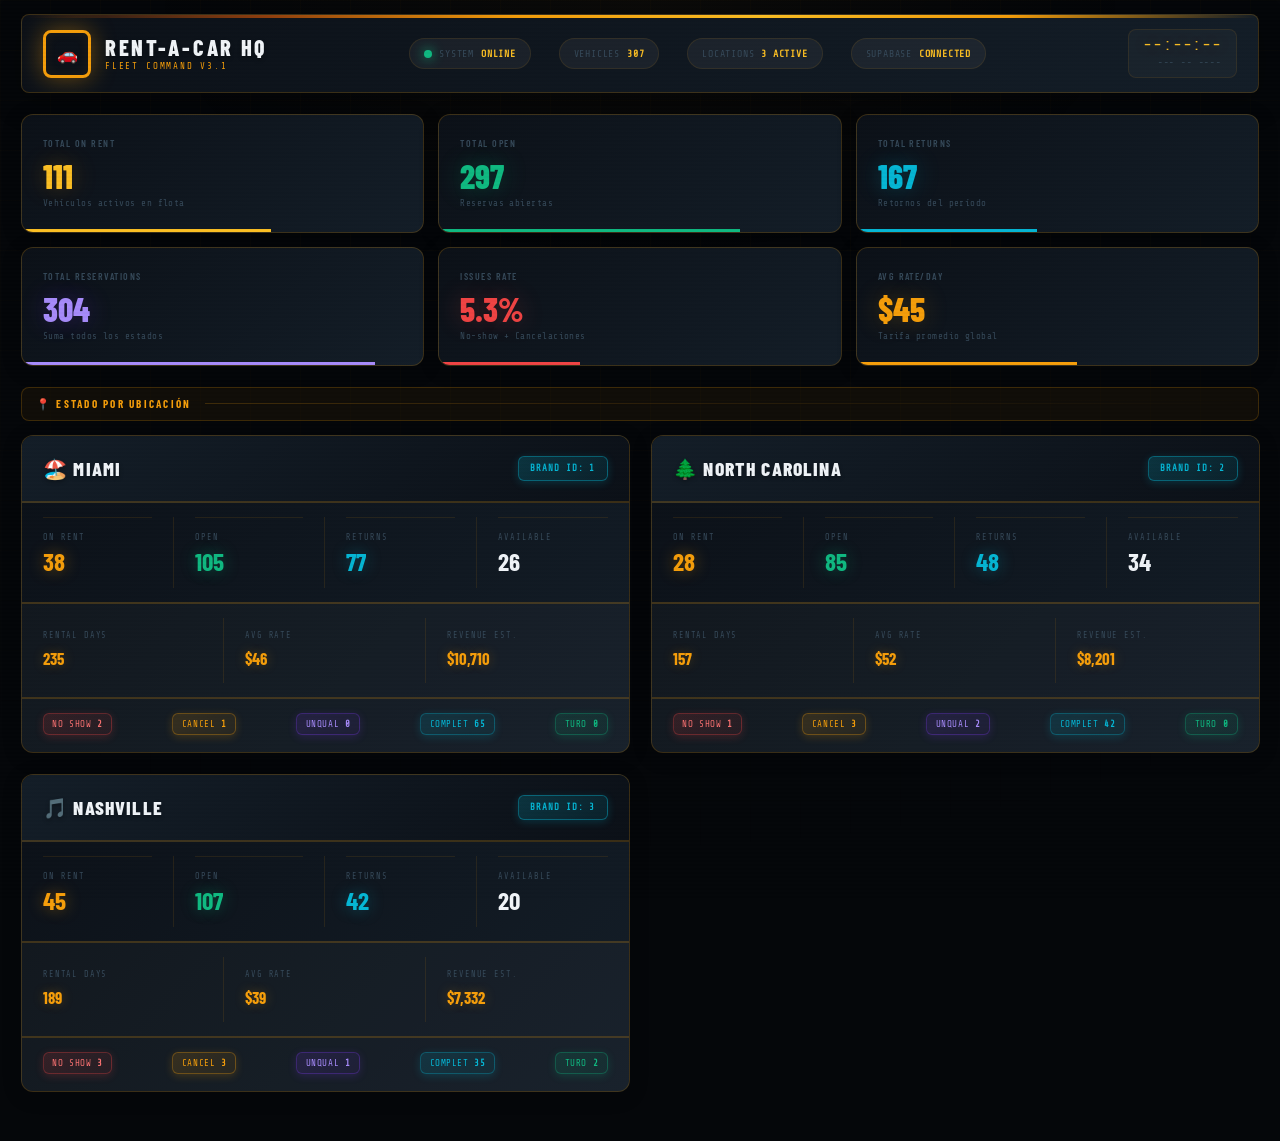
<file: index_3.html>
<!DOCTYPE html>
<html lang="es">
<head>
    <meta charset="UTF-8">
    <meta name="viewport" content="width=device-width, initial-scale=1.0">
    <title>RENT-A-CAR HQ — Fleet Command v3.1</title>
    <link rel="preconnect" href="https://fonts.googleapis.com">
    <link href="https://fonts.googleapis.com/css2?family=Barlow+Condensed:wght@300;400;500;600;700;800&family=Barlow:wght@300;400;500&family=Share+Tech+Mono&display=swap" rel="stylesheet">
    <link rel="stylesheet" href="style.css">
</head>
<body>
    <div class="grid-bg"></div>
    
    <!-- Enhanced Loading -->
    <div class="loading-overlay" id="loader">
        <div class="loader-ring gpu-accelerated"></div>
        <div class="loader-text">Initializing Fleet Command v3.1...</div>
    </div>
    
    <div class="app">
        <!-- ═══ ENHANCED COMMAND BAR ═══ -->
        <header class="cmd-bar will-change-transform">
            <div class="brand">
                <div class="brand-icon gpu-accelerated">🚗</div>
                <div>
                    <div class="brand-name">Rent-A-Car HQ</div>
                    <div class="brand-sub">Fleet Command v3.1</div>
                </div>
            </div>
            <div class="status-strip">
                <div class="status-item">
                    <div class="pulse-dot"></div>
                    <span>System</span>
                    <span>ONLINE</span>
                </div>
                <div class="status-item">
                    <span>Vehicles</span>
                    <span>307</span>
                </div>
                <div class="status-item">
                    <span>Locations</span>
                    <span>3 Active</span>
                </div>
                <div class="status-item">
                    <span>Supabase</span>
                    <span>Connected</span>
                </div>
            </div>
            <div class="clock-block">
                <div class="clock-time" id="clockTime">--:--:--</div>
                <div class="clock-date" id="clockDate">--- -- ----</div>
            </div>
        </header>

        <!-- ═══ ENHANCED GLOBAL KPIs ═══ -->
        <div class="global-kpis">
            <div class="kpi-mega optimized-animations" style="--fill:62%;--accent:var(--amber-bright);--accent-glow:var(--amber-glow);--accent-glow2:rgba(245,158,11,0.3)">
                <div class="kpi-label">Total On Rent</div>
                <div class="kpi-value" id="kpiOnRent">0</div>
                <div class="kpi-sub">Vehículos activos en flota</div>
            </div>
            <div class="kpi-mega optimized-animations" style="--fill:75%;--accent:var(--green);--accent-glow:var(--green-dim);--accent-glow2:rgba(16,185,129,0.3)">
                <div class="kpi-label">Total Open</div>
                <div class="kpi-value" id="kpiOpen">0</div>
                <div class="kpi-sub">Reservas abiertas</div>
            </div>
            <div class="kpi-mega optimized-animations" style="--fill:45%;--accent:var(--cyan);--accent-glow:var(--cyan-dim);--accent-glow2:rgba(6,182,212,0.3)">
                <div class="kpi-label">Total Returns</div>
                <div class="kpi-value" id="kpiReturns">0</div>
                <div class="kpi-sub">Retornos del período</div>
            </div>
            <div class="kpi-mega optimized-animations" style="--fill:88%;--accent:#a78bfa;--accent-glow:rgba(124,58,237,0.12);--accent-glow2:rgba(124,58,237,0.3)">
                <div class="kpi-label">Total Reservations</div>
                <div class="kpi-value" id="kpiTotalRes">0</div>
                <div class="kpi-sub">Suma todos los estados</div>
            </div>
            <div class="kpi-mega optimized-animations" style="--fill:35%;--accent:var(--red);--accent-glow:var(--red-dim);--accent-glow2:rgba(239,68,68,0.3)">
                <div class="kpi-label">Issues Rate</div>
                <div class="kpi-value" id="kpiIssues">0.0%</div>
                <div class="kpi-sub">No-show + Cancelaciones</div>
            </div>
            <div class="kpi-mega optimized-animations" style="--fill:55%;--accent:var(--amber);--accent-glow:var(--amber-glow);--accent-glow2:rgba(245,158,11,0.25)">
                <div class="kpi-label">Avg Rate/Day</div>
                <div class="kpi-value" id="kpiAvgRate">$0</div>
                <div class="kpi-sub">Tarifa promedio global</div>
            </div>
        </div>

        <!-- ═══ ENHANCED SECTION LABEL ═══ -->
        <div class="section-label">📍 Estado por Ubicación</div>

        <!-- ═══ ENHANCED LOCATION CARDS ═══ -->
        <div class="locations-row" id="locationsGrid">
            <!-- Miami Enhanced Card -->
            <div class="loc-card gpu-accelerated will-change-transform" id="card-miami">
                <div class="loc-header">
                    <div class="loc-name">🏖️ Miami</div>
                    <div class="loc-badge badge-range">Brand ID: 1</div>
                </div>
                <div class="stats-grid">
                    <div class="stat-cell">
                        <div class="stat-lbl">On Rent</div>
                        <div class="stat-val highlight-amber" id="miami-onrent">0</div>
                    </div>
                    <div class="stat-cell">
                        <div class="stat-lbl">Open</div>
                        <div class="stat-val highlight-green" id="miami-open">0</div>
                    </div>
                    <div class="stat-cell">
                        <div class="stat-lbl">Returns</div>
                        <div class="stat-val highlight-cyan" id="miami-returns">0</div>
                    </div>
                    <div class="stat-cell">
                        <div class="stat-lbl">Available</div>
                        <div class="stat-val" id="miami-avail">0</div>
                    </div>
                </div>
                <div class="fin-strip">
                    <div class="fin-cell">
                        <div class="fin-lbl">Rental Days</div>
                        <div class="fin-val" id="miami-days">0</div>
                    </div>
                    <div class="fin-cell">
                        <div class="fin-lbl">Avg Rate</div>
                        <div class="fin-val" id="miami-rate">$0</div>
                    </div>
                    <div class="fin-cell">
                        <div class="fin-lbl">Revenue Est.</div>
                        <div class="fin-val" id="miami-rev">$0</div>
                    </div>
                </div>
                <div class="issues-row">
                    <div class="issue-tag tag-noshow">NO SHOW <b id="miami-noshow">0</b></div>
                    <div class="issue-tag tag-cancel">CANCEL <b id="miami-cancel">0</b></div>
                    <div class="issue-tag tag-unqual">UNQUAL <b id="miami-unqual">0</b></div>
                    <div class="issue-tag tag-returns">COMPLET <b id="miami-complet">0</b></div>
                    <div class="issue-tag tag-turo">TURO <b id="miami-turo">0</b></div>
                </div>
            </div>

            <!-- NC Enhanced Card -->
            <div class="loc-card gpu-accelerated will-change-transform" id="card-nc">
                <div class="loc-header">
                    <div class="loc-name">🌲 North Carolina</div>
                    <div class="loc-badge badge-range">Brand ID: 2</div>
                </div>
                <div class="stats-grid">
                    <div class="stat-cell">
                        <div class="stat-lbl">On Rent</div>
                        <div class="stat-val highlight-amber" id="nc-onrent">0</div>
                    </div>
                    <div class="stat-cell">
                        <div class="stat-lbl">Open</div>
                        <div class="stat-val highlight-green" id="nc-open">0</div>
                    </div>
                    <div class="stat-cell">
                        <div class="stat-lbl">Returns</div>
                        <div class="stat-val highlight-cyan" id="nc-returns">0</div>
                    </div>
                    <div class="stat-cell">
                        <div class="stat-lbl">Available</div>
                        <div class="stat-val" id="nc-avail">0</div>
                    </div>
                </div>
                <div class="fin-strip">
                    <div class="fin-cell">
                        <div class="fin-lbl">Rental Days</div>
                        <div class="fin-val" id="nc-days">0</div>
                    </div>
                    <div class="fin-cell">
                        <div class="fin-lbl">Avg Rate</div>
                        <div class="fin-val" id="nc-rate">$0</div>
                    </div>
                    <div class="fin-cell">
                        <div class="fin-lbl">Revenue Est.</div>
                        <div class="fin-val" id="nc-rev">$0</div>
                    </div>
                </div>
                <div class="issues-row">
                    <div class="issue-tag tag-noshow">NO SHOW <b id="nc-noshow">0</b></div>
                    <div class="issue-tag tag-cancel">CANCEL <b id="nc-cancel">0</b></div>
                    <div class="issue-tag tag-unqual">UNQUAL <b id="nc-unqual">0</b></div>
                    <div class="issue-tag tag-returns">COMPLET <b id="nc-complet">0</b></div>
                    <div class="issue-tag tag-turo">TURO <b id="nc-turo">0</b></div>
                </div>
            </div>

            <!-- Nashville Enhanced Card -->
            <div class="loc-card gpu-accelerated will-change-transform" id="card-nashville">
                <div class="loc-header">
                    <div class="loc-name">🎵 Nashville</div>
                    <div class="loc-badge badge-range">Brand ID: 3</div>
                </div>
                <div class="stats-grid">
                    <div class="stat-cell">
                        <div class="stat-lbl">On Rent</div>
                        <div class="stat-val highlight-amber" id="nashville-onrent">0</div>
                    </div>
                    <div class="stat-cell">
                        <div class="stat-lbl">Open</div>
                        <div class="stat-val highlight-green" id="nashville-open">0</div>
                    </div>
                    <div class="stat-cell">
                        <div class="stat-lbl">Returns</div>
                        <div class="stat-val highlight-cyan" id="nashville-returns">0</div>
                    </div>
                    <div class="stat-cell">
                        <div class="stat-lbl">Available</div>
                        <div class="stat-val" id="nashville-avail">0</div>
                    </div>
                </div>
                <div class="fin-strip">
                    <div class="fin-cell">
                        <div class="fin-lbl">Rental Days</div>
                        <div class="fin-val" id="nashville-days">0</div>
                    </div>
                    <div class="fin-cell">
                        <div class="fin-lbl">Avg Rate</div>
                        <div class="fin-val" id="nashville-rate">$0</div>
                    </div>
                    <div class="fin-cell">
                        <div class="fin-lbl">Revenue Est.</div>
                        <div class="fin-val" id="nashville-rev">$0</div>
                    </div>
                </div>
                <div class="issues-row">
                    <div class="issue-tag tag-noshow">NO SHOW <b id="nashville-noshow">0</b></div>
                    <div class="issue-tag tag-cancel">CANCEL <b id="nashville-cancel">0</b></div>
                    <div class="issue-tag tag-unqual">UNQUAL <b id="nashville-unqual">0</b></div>
                    <div class="issue-tag tag-returns">COMPLET <b id="nashville-complet">0</b></div>
                    <div class="issue-tag tag-turo">TURO <b id="nashville-turo">0</b></div>
                </div>
            </div>
        </div>
    </div>

    <script>
        /* ══════════════════════════════════════════
           ENHANCED DASHBOARD ENGINE v3.1
        ═══════════════════════════════════════════ */
        
        // ── Performance optimizations ──
        const raf = requestAnimationFrame || mozRequestAnimationFrame || webkitRequestAnimationFrame || msRequestAnimationFrame;
        const now = () => performance.now();
        
        // ── Enhanced data seed ──
        const ENHANCED_DATA = [
            {
                location: 'Miami', brand_id: 1,
                fecha_desde: '2026-05-04', fecha_hasta: '2026-05-10',
                hora_reporte: '2026-05-03T14:36:32.532486',
                total_reservations: 106, on_rent: 38, open: 105,
                no_show: 2, unqualified: 0, cancellations: 1,
                returns: 77, return_completed: 65,
                total_rental_days: 234.5, avg_rate_day: 45.67,
                vehicles_available: 26, reservas_next_day: 12,
                return_next_day: 8, turo: 0
            },
            {
                location: 'North Carolina', brand_id: 2,
                fecha_desde: '2026-05-04', fecha_hasta: '2026-05-10',
                hora_reporte: '2026-05-03T14:36:56.959402',
                total_reservations: 88, on_rent: 28, open: 85,
                no_show: 1, unqualified: 2, cancellations: 3,
                returns: 48, return_completed: 42,
                total_rental_days: 156.8, avg_rate_day: 52.30,
                vehicles_available: 34, reservas_next_day: 6,
                return_next_day: 4, turo: 0
            },
            {
                location: 'Nashville', brand_id: 3,
                fecha_desde: '2026-05-04', fecha_hasta: '2026-05-10',
                hora_reporte: '2026-05-03T14:37:17.903903',
                total_reservations: 110, on_rent: 45, open: 107,
                no_show: 3, unqualified: 1, cancellations: 3,
                returns: 42, return_completed: 35,
                total_rental_days: 189.2, avg_rate_day: 38.75,
                vehicles_available: 20, reservas_next_day: 8,
                return_next_day: 5, turo: 2
            }
        ];

        // ── Location slug map ──
        const LOC_SLUG = { 'Miami': 'miami', 'North Carolina': 'nc', 'Nashville': 'nashville' };
        const FLEET_TOTAL = 307;

        // ── Enhanced animations ──
        function animateVal(el, to, prefix = '', suffix = '', decimals = 0) {
            const from = parseFloat(el.dataset.current || 0);
            el.dataset.current = to;
            const duration = 600;
            const start = now();
            
            function step() {
                const p = Math.min((now() - start) / duration, 1);
                const ease = 1 - Math.pow(1 - p, 3);
                const val = from + (to - from) * ease;
                el.textContent = prefix + val.toFixed(decimals) + suffix;
                
                if (p < 1) {
                    raf(step);
                } else {
                    el.classList.remove('counting');
                }
            }
            
            el.classList.add('counting');
            raf(step);
        }

        // ── Optimized DOM queries ──
        const cache = new Map();
        function $(id) {
            if (!cache.has(id)) {
                cache.set(id, document.getElementById(id));
            }
            return cache.get(id);
        }

        // ── Enhanced location card update ──
        function updateCard(d) {
            const slug = LOC_SLUG[d.location] || d.location.toLowerCase().replace(/\s+/g, '');
            
            // Update stats with enhanced animation
            const stats = [
                [`${slug}-onrent`, d.on_rent || 0],
                [`${slug}-open`, d.open || 0],
                [`${slug}-returns`, d.returns || 0],
                [`${slug}-avail`, d.vehicles_available || 0]
            ];
            
            stats.forEach(([id, val]) => {
                const el = $(id);
                if (el) animateVal(el, val);
            });

            // Update financial data
            const rev = (d.total_rental_days || 0) * (d.avg_rate_day || 0);
            const updates = [
                [`${slug}-days`, d.total_rental_days || 0],
                [`${slug}-rate`, d.avg_rate_day || 0],
                [`${slug}-rev`, rev]
            ];
            
            updates.forEach(([id, val]) => {
                const el = $(id);
                if (el) {
                    if (id.includes('rate') || id.includes('rev')) {
                        el.textContent = '$' + Math.round(val).toLocaleString();
                    } else {
                        animateVal(el, val);
                    }
                }
            });

            // Update issues with enhanced styling
            const issues = [
                [`${slug}-noshow`, d.no_show || 0],
                [`${slug}-cancel`, d.cancellations || 0],
                [`${slug}-unqual`, d.unqualified || 0],
                [`${slug}-complet`, d.return_completed || 0],
                [`${slug}-turo`, d.turo || 0]
            ];
            
            issues.forEach(([id, val]) => {
                const el = $(id);
                if (el) el.textContent = val || 0;
            });
        }

        // ── Enhanced global KPIs update ──
        function updateGlobals(data) {
            const sum = (key) => data.reduce((a, d) => a + (d[key] || 0), 0);
            
            const totalOnRent = sum('on_rent');
            const totalOpen = sum('open');
            const totalReturns = sum('returns');
            const totalRes = sum('total_reservations');
            const totalIssues = sum('no_show') + sum('cancellations') + sum('unqualified');
            const issuesRate = totalRes > 0 ? (totalIssues / totalRes) * 100 : 0;
            
            // Weighted avg rate calculation
            const totalDays = sum('total_rental_days');
            const totalPaid = data.reduce((a, d) => a + (d.total_rental_days || 0) * (d.avg_rate_day || 0), 0);
            const avgRate = totalDays > 0 ? totalPaid / totalDays : 0;
            
            // Enhanced animations for KPIs
            raf(() => {
                animateVal($('kpiOnRent'), totalOnRent);
                animateVal($('kpiOpen'), totalOpen);
                animateVal($('kpiReturns'), totalReturns);
                animateVal($('kpiTotalRes'), totalRes);
                animateVal($('kpiIssues'), issuesRate, '', '%', 1);
                $('kpiAvgRate').textContent = '$' + Math.round(avgRate).toLocaleString();
            });
        }

        // ── Enhanced main render ──
        function renderData(data) {
            data.forEach(d => updateCard(d));
            updateGlobals(data);
        }

        // ── Enhanced boot sequence ──
        function boot() {
            // Hide loader with enhanced animation
            const loader = $('loader');
            loader.style.opacity = '0';
            loader.style.pointerEvents = 'none';
            
            // Render data after minimal delay
            setTimeout(() => {
                renderData(ENHANCED_DATA);
                loader.remove();
            }, 400);
        }

        // ── Initialize with enhanced timing ──
        if (document.readyState === 'loading') {
            document.addEventListener('DOMContentLoaded', boot);
        } else {
            boot();
        }
    </script>
</body>
</html>
</file>
<file: style.css>
/* ═════════════════════════════════════════
   DESIGN SYSTEM — MISSION CONTROL AMBER ENHANCED
   Dedicated CSS for index_3.html
══════════════════════════════════════════ */

:root {
    --bg-void: #05070a;
    --bg-deep: #080c10;
    --bg-panel: #0c1118;
    --bg-card: #101820;
    --bg-elevated: #141e28;
    --amber: #f59e0b;
    --amber-bright: #fbbf24;
    --amber-dim: #92400e;
    --amber-glow: rgba(245,158,11,0.12);
    --amber-glow2: rgba(245,158,11,0.06);
    --cyan: #06b6d4;
    --cyan-dim: rgba(6,182,212,0.15);
    --green: #10b981;
    --green-dim: rgba(16,185,129,0.12);
    --red: #ef4444;
    --red-dim: rgba(239,68,68,0.12);
    --text-bright: #f0f4f8;
    --text-main: #8fa8bf;
    --text-dim: #364a5a;
    --border: rgba(245,158,11,0.10);
    --border-mid: rgba(245,158,11,0.20);
    --border-hot: rgba(245,158,11,0.45);
    --font-display: 'Barlow Condensed', sans-serif;
    --font-body: 'Barlow', sans-serif;
    --font-mono: 'Share Tech Mono', monospace;
    --transition-fast: 0.15s ease;
    --transition-smooth: 0.3s cubic-bezier(0.23, 1, 0.32, 1);
}

*, *::before, *::after { 
    box-sizing: border-box; 
    margin: 0; 
    padding: 0; 
}

html { 
    font-size: 14px; 
    scroll-behavior: smooth;
}

body {
    font-family: var(--font-body);
    background: var(--bg-void);
    color: var(--text-main);
    min-height: 100vh;
    overflow-x: hidden;
    position: relative;
    line-height: 1.6;
}

/* ── Enhanced overlays ── */
body::before {
    content: '';
    position: fixed; 
    inset: 0; 
    z-index: 9999;
    pointer-events: none;
    background: repeating-linear-gradient(
        0deg, transparent, transparent 2px, rgba(0,0,0,0.02) 2px, rgba(0,0,0,0.02) 4px
    );
    animation: scanline 12s linear infinite;
}

@keyframes scanline {
    0% { transform: translateY(0); }
    100% { transform: translateY(20px); }
}

body::after {
    content: '';
    position: fixed;
    top: -30vh; 
    left: 50%;
    transform: translateX(-50%);
    width: 80vw; 
    height: 60vh;
    background: radial-gradient(ellipse, rgba(245,158,11,0.03) 0%, transparent 70%);
    pointer-events: none;
    z-index: 0;
}

.grid-bg {
    position: fixed; 
    inset: 0; 
    z-index: 0; 
    pointer-events: none;
    background-image:
        linear-gradient(rgba(245,158,11,0.02) 1px, transparent 1px),
        linear-gradient(90deg, rgba(245,158,11,0.02) 1px, transparent 1px);
    background-size: 50px 50px;
    mask-image: radial-gradient(ellipse 100% 100% at 50% 0%, black 40%, transparent 100%);
}

.app { 
    position: relative; 
    z-index: 1; 
    max-width: 1800px; 
    margin: 0 auto; 
    padding: 1rem 1.5rem 2rem; 
}

/* ══════════════════════════════
   HEADER — ENHANCED COMMAND BAR
══════════════════════════════════ */
.cmd-bar {
    display: grid;
    grid-template-columns: auto 1fr auto;
    align-items: center;
    gap: 2rem;
    padding: 1rem 1.5rem;
    background: linear-gradient(135deg, var(--bg-panel) 0%, var(--bg-elevated) 100%);
    border: 1px solid var(--border-mid);
    border-radius: 8px;
    margin-bottom: 1.5rem;
    position: relative;
    overflow: hidden;
    backdrop-filter: blur(15px);
    transition: all var(--transition-smooth);
    box-shadow: 0 8px 32px rgba(0,0,0,0.3);
}

.cmd-bar:hover {
    border-color: var(--border-hot);
    box-shadow: 0 12px 40px rgba(245,158,11,0.2);
}

.cmd-bar::before {
    content: '';
    position: absolute;
    top: 0; left: 0; right: 0;
    height: 3px;
    background: linear-gradient(90deg, transparent, var(--amber-dim), var(--amber), var(--amber-bright), var(--amber), transparent);
    animation: scanH 3s ease-in-out infinite;
}

@keyframes scanH {
    0%,100% { opacity: 0.6; transform: scaleX(0.8); }
    50% { opacity: 1; transform: scaleX(1); }
}

.brand {
    display: flex;
    align-items: center;
    gap: 1rem;
}

.brand-icon {
    width: 48px; 
    height: 48px;
    border: 3px solid var(--amber);
    border-radius: 8px;
    display: flex; 
    align-items: center; 
    justify-content: center;
    font-size: 1.2rem;
    box-shadow: 0 0 24px rgba(245,158,11,0.4), inset 0 0 12px rgba(245,158,11,0.08);
    animation: iconPulse 2.5s ease-in-out infinite;
    transition: transform var(--transition-fast);
}

.brand-icon:hover {
    transform: scale(1.1) rotate(10deg);
}

@keyframes iconPulse {
    0%,100% { box-shadow: 0 0 20px rgba(245,158,11,0.3), inset 0 0 8px rgba(245,158,11,0.06); }
    50% { box-shadow: 0 0 32px rgba(245,158,11,0.6), inset 0 0 16px rgba(245,158,11,0.12); }
}

.brand-name {
    font-family: var(--font-display);
    font-size: 1.6rem;
    font-weight: 800;
    letter-spacing: 0.12em;
    text-transform: uppercase;
    color: var(--text-bright);
    line-height: 1;
    text-shadow: 0 2px 4px rgba(0,0,0,0.3);
}

.brand-sub {
    font-family: var(--font-mono);
    font-size: 0.65rem;
    color: var(--amber);
    letter-spacing: 0.2em;
    text-transform: uppercase;
    line-height: 1;
    margin-top: 0.3rem;
}

/* Status strip */
.status-strip {
    display: flex;
    align-items: center;
    justify-content: center;
    gap: 2rem;
    flex-wrap: wrap;
}

.status-item {
    display: flex;
    align-items: center;
    gap: 0.5rem;
    font-family: var(--font-mono);
    font-size: 0.7rem;
    color: var(--text-dim);
    text-transform: uppercase;
    letter-spacing: 0.08em;
    padding: 0.5rem 1rem;
    background: rgba(255,255,255,0.05);
    border-radius: 20px;
    border: 1px solid var(--border);
    transition: all var(--transition-fast);
}

.status-item:hover {
    background: rgba(255,255,255,0.1);
    border-color: var(--amber);
}

.status-item span:last-child {
    color: var(--amber-bright);
    font-weight: 700;
}

.pulse-dot {
    width: 8px; height: 8px;
    border-radius: 50%;
    background: var(--green);
    box-shadow: 0 0 12px var(--green);
    animation: blink 2s ease-in-out infinite;
}

@keyframes blink {
    0%,100% { opacity: 1; }
    50% { opacity: 0.3; }
}

/* Clock */
.clock-block {
    display: flex;
    flex-direction: column;
    align-items: flex-end;
    padding: 0.5rem 1rem;
    background: rgba(255,255,255,0.03);
    border-radius: 8px;
    border: 1px solid var(--border);
}

.clock-time {
    font-family: var(--font-mono);
    font-size: 1.2rem;
    color: var(--amber-bright);
    letter-spacing: 0.05em;
    line-height: 1;
    text-shadow: 0 0 16px rgba(245,158,11,0.4);
}

.clock-date {
    font-family: var(--font-mono);
    font-size: 0.6rem;
    color: var(--text-dim);
    letter-spacing: 0.1em;
    text-transform: uppercase;
    margin-top: 0.2rem;
}

/* ══════════════════════════════
   ENHANCED GLOBAL KPIs
══════════════════════════════════ */
.global-kpis {
    display: grid;
    grid-template-columns: repeat(auto-fit, minmax(200px, 1fr));
    gap: 1rem;
    margin-bottom: 1.5rem;
}

.kpi-mega {
    background: linear-gradient(135deg, var(--bg-panel) 0%, var(--bg-elevated) 100%);
    border: 1px solid var(--border-mid);
    border-radius: 12px;
    padding: 1.5rem;
    position: relative;
    overflow: hidden;
    transition: all var(--transition-smooth);
    cursor: default;
    backdrop-filter: blur(10px);
    box-shadow: 0 4px 20px rgba(0,0,0,0.2);
}

.kpi-mega:hover {
    transform: translateY(-4px);
    border-color: var(--border-hot);
    box-shadow: 0 12px 40px rgba(245,158,11,0.2);
}

.kpi-mega::before {
    content: '';
    position: absolute;
    bottom: 0; left: 0;
    width: var(--fill, 60%);
    height: 3px;
    background: var(--accent, var(--amber));
    transition: width 1.2s cubic-bezier(0.23, 1, 0.32, 1);
}

.kpi-label {
    font-family: var(--font-display);
    font-size: 0.7rem;
    font-weight: 600;
    letter-spacing: 0.15em;
    text-transform: uppercase;
    color: var(--text-dim);
    margin-bottom: 0.5rem;
}

.kpi-value {
    font-family: var(--font-display);
    font-size: 2.4rem;
    font-weight: 800;
    line-height: 1;
    color: var(--accent, var(--amber-bright));
    text-shadow: 0 0 24px var(--accent-glow2, rgba(245,158,11,0.4));
    transition: all var(--transition-smooth);
}

.kpi-value.counting { animation: countUp 0.3s ease; }
@keyframes countUp { 
    from { transform: translateY(4px); opacity: 0.5; } 
    to { transform: translateY(0); opacity: 1; } 
}

.kpi-sub {
    font-family: var(--font-mono);
    font-size: 0.65rem;
    color: var(--text-dim);
    margin-top: 0.3rem;
    letter-spacing: 0.05em;
}

/* ══════════════════════════════
   ENHANCED LOCATION CARDS
══════════════════════════════════ */
.section-label {
    font-family: var(--font-display);
    font-size: 0.8rem;
    font-weight: 700;
    letter-spacing: 0.2em;
    text-transform: uppercase;
    color: var(--amber);
    display: flex;
    align-items: center;
    gap: 1rem;
    margin-bottom: 1rem;
    padding: 0.5rem 1rem;
    background: rgba(245,158,11,0.05);
    border-radius: 8px;
    border: 1px solid var(--border-mid);
}

.section-label::after {
    content: '';
    flex: 1;
    height: 1px;
    background: linear-gradient(90deg, var(--border-mid), transparent);
}

.locations-row {
    display: grid;
    grid-template-columns: repeat(auto-fit, minmax(400px, 1fr));
    gap: 1.5rem;
    margin-bottom: 1.5rem;
}

.loc-card {
    background: linear-gradient(135deg, var(--bg-panel) 0%, var(--bg-elevated) 100%);
    border: 1px solid var(--border-mid);
    border-radius: 12px;
    overflow: hidden;
    transition: all var(--transition-smooth);
    animation: slideIn 0.6s ease both;
    backdrop-filter: blur(8px);
    box-shadow: 0 4px 20px rgba(0,0,0,0.15);
}

.loc-card:nth-child(1) { animation-delay: 0.05s; }
.loc-card:nth-child(2) { animation-delay: 0.12s; }
.loc-card:nth-child(3) { animation-delay: 0.19s; }

@keyframes slideIn {
    from { opacity: 0; transform: translateY(20px); }
    to { opacity: 1; transform: translateY(0); }
}

.loc-card:hover {
    transform: translateY(-6px);
    border-color: var(--border-hot);
    box-shadow: 0 16px 48px rgba(245,158,11,0.15), 0 8px 32px rgba(0,0,0,0.4);
}

.loc-header {
    display: flex;
    align-items: center;
    justify-content: space-between;
    padding: 1.2rem 1.5rem;
    border-bottom: 2px solid var(--border-mid);
    background: linear-gradient(135deg, var(--bg-elevated) 0%, var(--bg-panel) 100%);
}

.loc-name {
    font-family: var(--font-display);
    font-size: 1.4rem;
    font-weight: 800;
    letter-spacing: 0.06em;
    text-transform: uppercase;
    color: var(--text-bright);
    text-shadow: 0 2px 4px rgba(0,0,0,0.3);
}

.loc-badge {
    font-family: var(--font-mono);
    font-size: 0.65rem;
    padding: 0.3rem 0.8rem;
    border-radius: 6px;
    letter-spacing: 0.1em;
    text-transform: uppercase;
    font-weight: 600;
}

.badge-live { 
    background: linear-gradient(135deg, rgba(16,185,129,0.2), rgba(16,185,129,0.1)); 
    color: var(--green); 
    border: 1px solid rgba(16,185,129,0.4); 
    box-shadow: 0 2px 8px rgba(16,185,129,0.2);
}

.badge-range { 
    background: linear-gradient(135deg, rgba(6,182,212,0.2), rgba(6,182,212,0.1)); 
    color: var(--cyan); 
    border: 1px solid rgba(6,182,212,0.4); 
    box-shadow: 0 2px 8px rgba(6,182,212,0.2);
}

/* Enhanced stats grid */
.stats-grid {
    display: grid;
    grid-template-columns: repeat(4, 1fr);
    gap: 0;
    padding: 1rem 0;
}

.stat-cell {
    padding: 1rem 1.5rem;
    border-right: 1px solid var(--border);
    position: relative;
    transition: background var(--transition-fast);
}

.stat-cell:hover {
    background: rgba(255,255,255,0.02);
}

.stat-cell:last-child { border-right: none; }

.stat-cell::before {
    content: '';
    position: absolute;
    top: 0; left: 1.5rem; right: 1.5rem;
    height: 1px;
    background: var(--border);
}

.stat-lbl {
    font-family: var(--font-mono);
    font-size: 0.6rem;
    letter-spacing: 0.12em;
    text-transform: uppercase;
    color: var(--text-dim);
    margin-bottom: 0.3rem;
}

.stat-val {
    font-family: var(--font-display);
    font-size: 1.8rem;
    font-weight: 700;
    line-height: 1;
    color: var(--text-bright);
    transition: all var(--transition-smooth);
}

.stat-val.highlight-green { color: var(--green); text-shadow: 0 0 16px rgba(16,185,129,0.4); }
.stat-val.highlight-red   { color: var(--red);   text-shadow: 0 0 16px rgba(239,68,68,0.4); }
.stat-val.highlight-amber { color: var(--amber); text-shadow: 0 0 16px rgba(245,158,11,0.4); }
.stat-val.highlight-cyan  { color: var(--cyan);   text-shadow: 0 0 16px rgba(6,182,212,0.4); }

/* Enhanced financial strip */
.fin-strip {
    display: grid;
    grid-template-columns: 1fr 1fr 1fr;
    border-top: 2px solid var(--border-mid);
    padding: 1rem 0;
    background: rgba(255,255,255,0.02);
}

.fin-cell {
    padding: 0.8rem 1.5rem;
    border-right: 1px solid var(--border);
    display: flex;
    flex-direction: column;
    gap: 0.2rem;
    transition: background var(--transition-fast);
}

.fin-cell:hover {
    background: rgba(255,255,255,0.03);
}

.fin-cell:last-child { border-right: none; }

.fin-lbl {
    font-family: var(--font-mono);
    font-size: 0.6rem;
    letter-spacing: 0.1em;
    text-transform: uppercase;
    color: var(--text-dim);
}

.fin-val {
    font-family: var(--font-display);
    font-size: 1.2rem;
    font-weight: 700;
    color: var(--amber);
    text-shadow: 0 0 12px rgba(245,158,11,0.3);
}

/* Enhanced issues row */
.issues-row {
    display: flex;
    align-items: center;
    justify-content: space-between;
    padding: 1rem 1.5rem 1.2rem;
    border-top: 2px solid var(--border-mid);
    gap: 0.8rem;
    flex-wrap: wrap;
    background: rgba(255,255,255,0.02);
}

.issue-tag {
    font-family: var(--font-mono);
    font-size: 0.65rem;
    padding: 0.2rem 0.6rem;
    border-radius: 6px;
    letter-spacing: 0.06em;
    display: flex;
    align-items: center;
    gap: 0.4rem;
    transition: all var(--transition-fast);
}

.issue-tag:hover {
    transform: translateY(-2px);
}

.tag-noshow   { 
    background: linear-gradient(135deg, rgba(239,68,68,0.15), rgba(239,68,68,0.08));   
    color: #f87171; 
    border: 1px solid rgba(239,68,68,0.3); 
    box-shadow: 0 2px 8px rgba(239,68,68,0.2);
}

.tag-cancel   { 
    background: linear-gradient(135deg, rgba(245,158,11,0.15), rgba(245,158,11,0.08));  
    color: var(--amber); 
    border: 1px solid rgba(245,158,11,0.3); 
    box-shadow: 0 2px 8px rgba(245,158,11,0.2);
}

.tag-unqual   { 
    background: linear-gradient(135deg, rgba(124,58,237,0.15), rgba(124,58,237,0.08));  
    color: #a78bfa; 
    border: 1px solid rgba(124,58,237,0.3); 
    box-shadow: 0 2px 8px rgba(124,58,237,0.2);
}

.tag-returns  { 
    background: linear-gradient(135deg, rgba(6,182,212,0.15), rgba(6,182,212,0.08));   
    color: var(--cyan); 
    border: 1px solid rgba(6,182,212,0.3); 
    box-shadow: 0 2px 8px rgba(6,182,212,0.2);
}

.tag-turo     { 
    background: linear-gradient(135deg, rgba(16,185,129,0.15), rgba(16,185,129,0.08));  
    color: var(--green); 
    border: 1px solid rgba(16,185,129,0.3); 
    box-shadow: 0 2px 8px rgba(16,185,129,0.2);
}

/* ══════════════════════════════
   ENHANCED RESPONSIVE DESIGN
══════════════════════════════════ */
@media (max-width: 1400px) {
    .global-kpis { grid-template-columns: repeat(3, 1fr); }
    .locations-row { grid-template-columns: repeat(2, 1fr); }
}

@media (max-width: 900px) {
    .global-kpis { grid-template-columns: repeat(2, 1fr); }
    .locations-row { grid-template-columns: 1fr; }
    .cmd-bar { 
        grid-template-columns: 1fr; 
        gap: 1rem; 
        padding: 1rem;
    }
}

@media (max-width: 600px) {
    .app { padding: 0.5rem; }
    .brand-name { font-size: 1.2rem; }
    .global-kpis { grid-template-columns: 1fr; }
    .kpi-value { font-size: 1.8rem; }
    .loc-header { padding: 1rem; }
    .stat-cell { padding: 0.8rem 1rem; }
}

/* ══════════════════════════════
   ENHANCED LOADING STATES
══════════════════════════════════ */
.loading-overlay {
    position: fixed; 
    inset: 0; 
    z-index: 9998;
    background: var(--bg-void);
    display: flex;
    flex-direction: column;
    align-items: center;
    justify-content: center;
    gap: 2rem;
    opacity: 1;
    transition: opacity 0.5s ease;
}

.loading-overlay.hidden { 
    opacity: 0; 
    pointer-events: none; 
}

.loader-ring {
    width: 64px; 
    height: 64px;
    border: 3px solid var(--border-mid);
    border-top-color: var(--amber);
    border-radius: 50%;
    animation: spin 1s linear infinite;
    box-shadow: 0 0 24px rgba(245,158,11,0.3);
}

@keyframes spin { 
    to { transform: rotate(360deg); } 
}

.loader-text {
    font-family: var(--font-display);
    font-size: 0.8rem;
    color: var(--amber);
    letter-spacing: 0.15em;
    text-transform: uppercase;
    animation: loadFlicker 1.2s ease-in-out infinite;
    text-shadow: 0 0 16px rgba(245,158,11,0.4);
}

@keyframes loadFlicker {
    0%,100% { opacity: 1; }
    50% { opacity: 0.4; }
}

/* Performance optimizations */
.gpu-accelerated {
    transform: translateZ(0);
    backface-visibility: hidden;
    perspective: 1000px;
}

.will-change-transform {
    will-change: transform;
}

.optimized-animations {
    animation-timing-function: cubic-bezier(0.23, 1, 0.32, 1);
}
</file>
